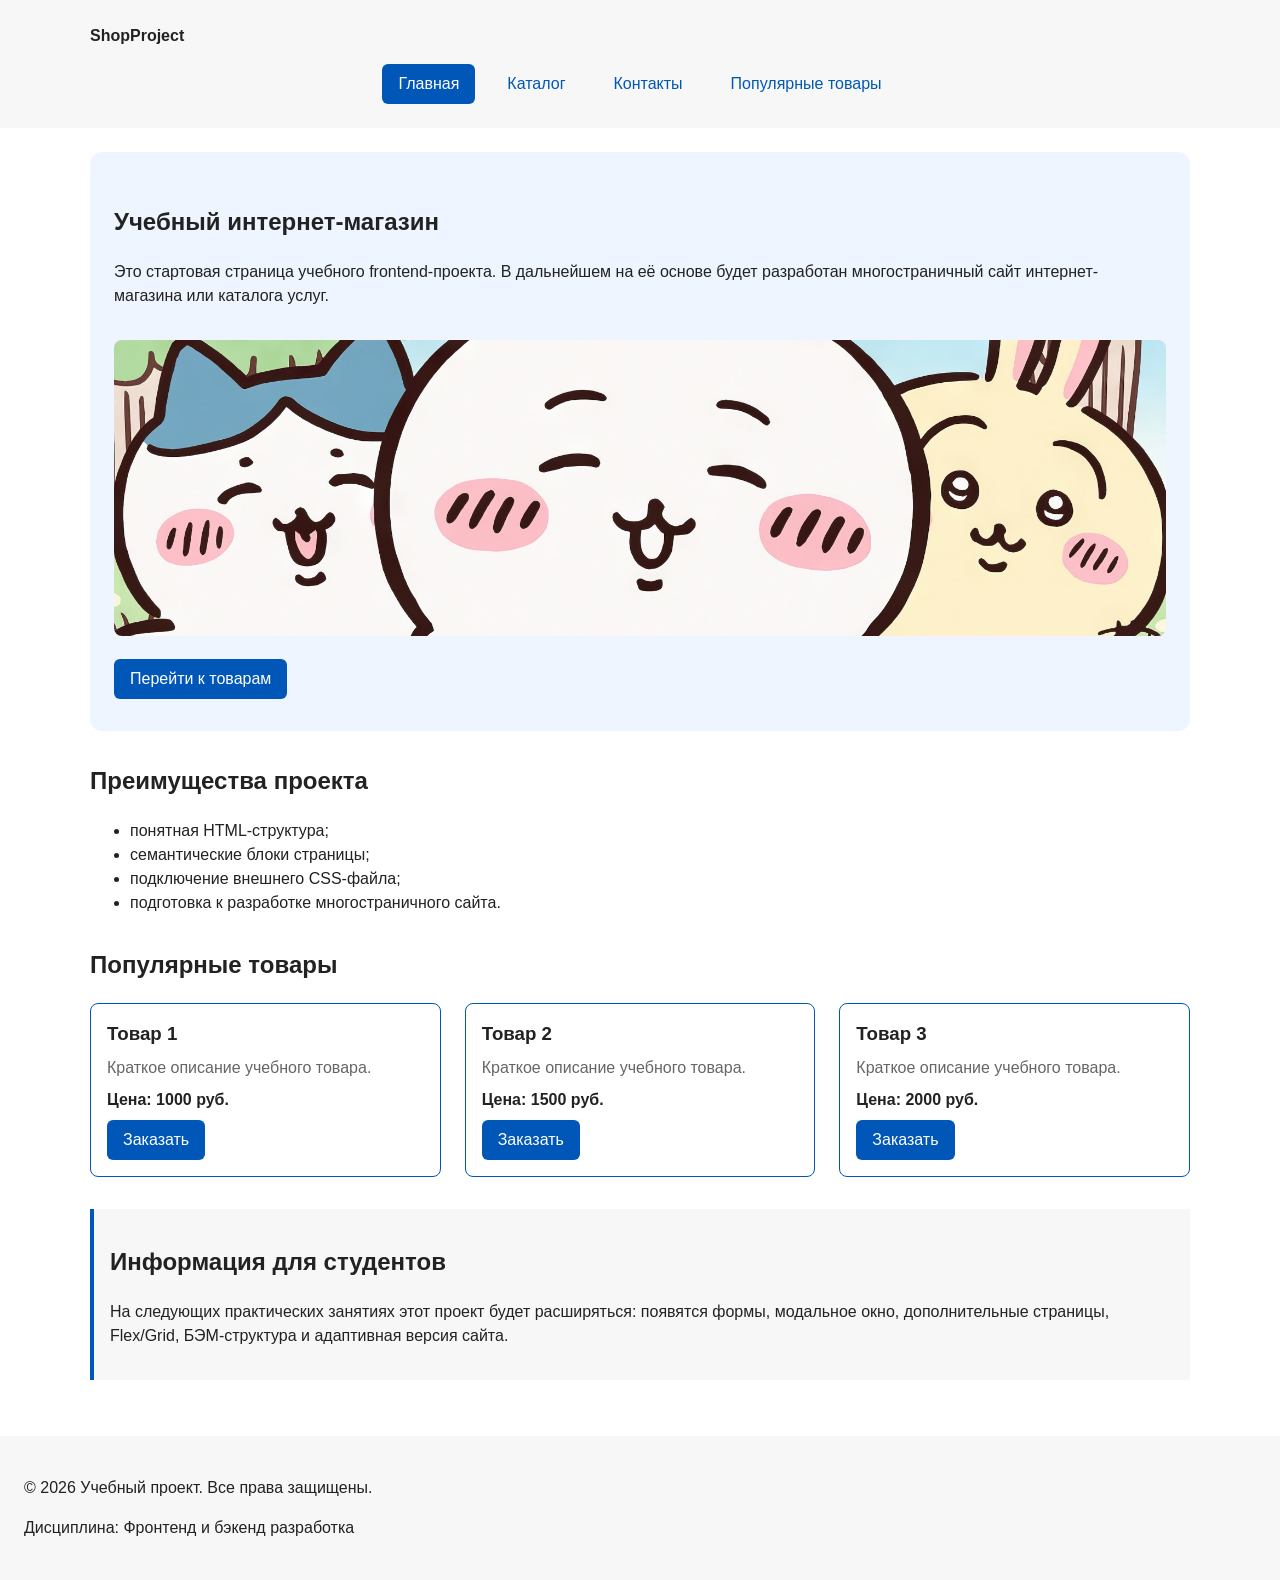
<file: index.html>
<!DOCTYPE html>
<html lang="ru">
<head>
  <meta charset="UTF-8">
  <meta name="viewport" content="width=device-width, initial-scale=1.0">
  <meta name="description" content="Главная страница учебного интернет-магазина.">
  <title>Главная — Учебный интернет-магазин</title>
  <link rel="stylesheet" href="css/style.css">
  <script src="js/main.js" defer></script>

  <meta property="og:type" content="website">
  <meta property="og:title" content="Учебный интернет-магазин">
  <meta property="og:description" content="Учебный frontend-проект интернет-магазина.">
  <meta property="og:image" content="https://saintssinner.github.io/kr1-html-css-shop/images/preview.jpg">
</head>

<body>
  <header class="site-header">
    <div class="site-header__inner">
      <a class="site-header__logo" href="index.html">ShopProject</a>

      <nav class="site-nav" aria-label="Основная навигация">
        <ul class="site-nav__list">
          <li class="site-nav__item">
            <a class="site-nav__link site-nav__link--active" href="index.html">
              Главная
            </a>
          </li>
          <li class="site-nav__item">
            <a class="site-nav__link" href="catalog.html">Каталог</a>
          </li>
          <li class="site-nav__item">
            <a class="site-nav__link" href="contacts.html">Контакты</a>
          </li>
          <li class="site-nav__item">
            <a class="site-nav__link" href="index.html#popular">Популярные товары</a>
          </li>
        </ul>
      </nav>
    </div>
  </header>

  <main>
    <!-- Первый экран -->
    <section class="hero">
      <h1>Учебный интернет-магазин</h1>
      <p>
        Это стартовая страница учебного frontend-проекта.
        В дальнейшем на её основе будет разработан многостраничный сайт
        интернет-магазина или каталога услуг.
      </p>
      <img src="images/preview.jpg" alt="Превью проекта" class="hero__image">
      <a class="button button--primary" href="catalog.html">Перейти к товарам</a>
    </section>

    <!-- Преимущества -->
    <section class="section" id="advantages">
      <h2>Преимущества проекта</h2>

      <ul class="advantages-list">
        <li>понятная HTML-структура;</li>
        <li>семантические блоки страницы;</li>
        <li>подключение внешнего CSS-файла;</li>
        <li>подготовка к разработке многостраничного сайта.</li>
      </ul>
    </section>

    <!-- Популярные товары -->
    <section class="section" id="popular">
      <h2>Популярные товары</h2>

      <div class="products-grid">
        <article class="product-card product-card--featured">
          <h3 class="product-card__title">Товар 1</h3>
          <p class="product-card__description">Краткое описание учебного товара.</p>
          <p class="product-card__price">Цена: 1000 руб.</p>
          <button
            class="button button--primary product-card__button"
            type="button"
            data-product="Товар 1"
          >
            Заказать
          </button>
        </article>

        <article class="product-card product-card--featured">
          <h3 class="product-card__title">Товар 2</h3>
          <p class="product-card__description">Краткое описание учебного товара.</p>
          <p class="product-card__price">Цена: 1500 руб.</p>
          <button
            class="button button--primary product-card__button"
            type="button"
            data-product="Товар 2"
          >
            Заказать
          </button>
        </article>

        <article class="product-card product-card--featured">
          <h3 class="product-card__title">Товар 3</h3>
          <p class="product-card__description">Краткое описание учебного товара.</p>
          <p class="product-card__price">Цена: 2000 руб.</p>
          <button
            class="button button--primary product-card__button"
            type="button"
            data-product="Товар 3"
          >
            Заказать
          </button>
        </article>
      </div>
    </section>

    <!-- Дополнительная информация -->
    <aside class="aside-info">
      <h2>Информация для студентов</h2>
      <p>
        На следующих практических занятиях этот проект будет расширяться:
        появятся формы, модальное окно, дополнительные страницы, Flex/Grid,
        БЭМ-структура и адаптивная версия сайта.
      </p>
    </aside>
  </main>

  <footer id="contacts">
    <p>&copy; 2026 Учебный проект. Все права защищены.</p>
    <p>Дисциплина: Фронтенд и бэкенд разработка</p>
  </footer>

  <dialog class="order-dialog" id="order-dialog" aria-labelledby="order-dialog-title">
    <h2 class="order-dialog__title" id="order-dialog-title">Оформление заявки</h2>

    <form class="order-form" id="order-form" action="#" method="post" novalidate>
      <input id="selected-product" name="selected-product" type="hidden">

      <div class="order-form__field">
        <label class="order-form__label" for="order-name">Имя</label>
        <input
          class="order-form__input"
          id="order-name"
          name="name"
          type="text"
          placeholder="Введите ваше имя"
          minlength="2"
          autocomplete="given-name"
          required
        >
      </div>

      <div class="order-form__field">
        <label class="order-form__label" for="order-email">E-mail</label>
        <input
          class="order-form__input"
          id="order-email"
          name="email"
          type="email"
          placeholder="example@mail.ru"
          autocomplete="email"
          required
        >
      </div>

      <div class="order-form__field">
        <label class="order-form__label" for="order-phone">Телефон</label>
        <input
          class="order-form__input"
          id="order-phone"
          name="phone"
          type="tel"
          inputmode="tel"
          placeholder="+7 (900) 000-00-00"
          pattern="^\+7 \(\d{3}\) \d{3}-\d{2}-\d{2}$"
          required
        >
        <small class="order-form__hint">Формат: +7 (900) 000-00-00</small>
      </div>

      <div class="order-form__field">
        <label class="order-form__label" for="order-date">Дата связи</label>
        <input
          class="order-form__input"
          id="order-date"
          name="date"
          type="date"
        >
      </div>

      <div class="order-form__field">
        <label class="order-form__label" for="order-topic">Тема заявки</label>
        <select class="order-form__select" id="order-topic" name="topic" required>
          <option value="">Выберите тему</option>
          <option value="product">Заказ товара</option>
          <option value="consultation">Консультация</option>
          <option value="delivery">Доставка</option>
        </select>
      </div>

      <div class="order-form__field">
        <label class="order-form__label" for="order-comment">Комментарий</label>
        <textarea
          class="order-form__textarea"
          id="order-comment"
          name="comment"
          rows="4"
          placeholder="Укажите дополнительную информацию"
        ></textarea>
      </div>

      <div class="order-form__field order-form__field--checkbox">
        <label class="order-form__label">
          <input
            class="order-form__input"
            id="order-agreement"
            name="agreement"
            type="checkbox"
            required
          >
          Я согласен на обработку данных
        </label>
      </div>

      <div class="order-form__actions">
        <button class="button button--secondary" type="button" id="close-order-dialog">
          Закрыть
        </button>
        <button class="button button--primary" type="submit">
          Отправить заявку
        </button>
      </div>
    </form>
  </dialog>

  <p class="success-message" id="success-message" hidden>
    Форма успешно отправлена!
  </p>
</body>
</html>
</file>
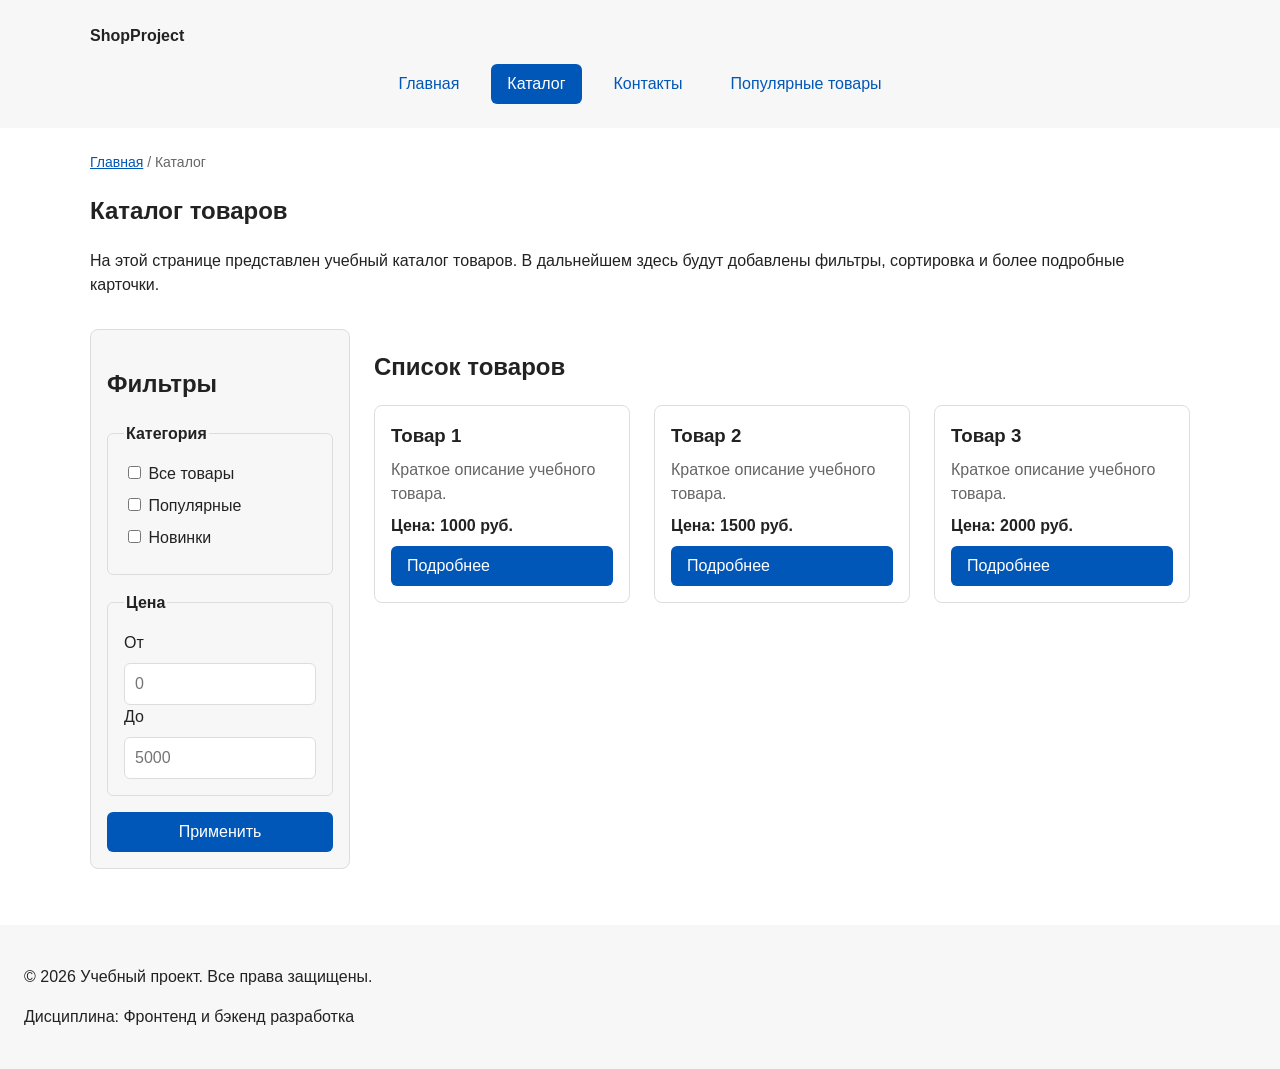
<file: catalog.html>
<!DOCTYPE html>
<html lang="ru">
<head>
  <meta charset="UTF-8">
  <meta name="viewport" content="width=device-width, initial-scale=1.0">
  <meta name="description" content="Каталог товаров учебного интернет-магазина.">
  <title>Каталог товаров — Учебный интернет-магазин</title>
  <link rel="stylesheet" href="css/style.css">

  <meta property="og:type" content="website">
  <meta property="og:title" content="Учебный интернет-магазин">
  <meta property="og:description" content="Учебный frontend-проект интернет-магазина.">
  <meta property="og:image" content="https://saintssinner.github.io/kr1-html-css-shop/images/preview.jpg">
</head>
<body>
  <header class="site-header">
    <div class="site-header__inner">
      <a class="site-header__logo" href="index.html">ShopProject</a>

      <nav class="site-nav" aria-label="Основная навигация">
        <ul class="site-nav__list">
          <li class="site-nav__item">
            <a class="site-nav__link" href="index.html">Главная</a>
          </li>
          <li class="site-nav__item">
            <a class="site-nav__link site-nav__link--active" href="catalog.html">Каталог</a>
          </li>
          <li class="site-nav__item">
            <a class="site-nav__link" href="contacts.html">Контакты</a>
          </li>
          <li class="site-nav__item">
            <a class="site-nav__link" href="index.html#popular">Популярные товары</a>
          </li>
        </ul>
      </nav>
    </div>
  </header>

  <main>
    <nav class="breadcrumbs" aria-label="Хлебные крошки">
      <a class="breadcrumbs__link" href="index.html">Главная</a>
      <span class="breadcrumbs__current">Каталог</span>
    </nav>

    <section class="section">
      <h1>Каталог товаров</h1>
      <p>
        На этой странице представлен учебный каталог товаров.
        В дальнейшем здесь будут добавлены фильтры, сортировка и более
        подробные карточки.
      </p>
    </section>

    <section class="catalog-layout">
      <aside class="catalog-filters">
        <h2>Фильтры</h2>
        <form class="filters-form" action="#" method="get">
          <fieldset>
            <legend>Категория</legend>
            <label><input type="checkbox" name="category" value="all"> Все товары</label>
            <label><input type="checkbox" name="category" value="popular"> Популярные</label>
            <label><input type="checkbox" name="category" value="new"> Новинки</label>
          </fieldset>
          <fieldset>
            <legend>Цена</legend>
            <label for="price-from">От</label>
            <input id="price-from" name="price-from" type="number" min="0" placeholder="0">
            <label for="price-to">До</label>
            <input id="price-to" name="price-to" type="number" min="0" placeholder="5000">
          </fieldset>
          <button class="button button--primary" type="submit">Применить</button>
        </form>
      </aside>

      <section class="catalog-products">
        <h2>Список товаров</h2>
        <div class="products-grid">
          <article class="product-card">
            <h3 class="product-card__title">Товар 1</h3>
            <p class="product-card__description">Краткое описание учебного товара.</p>
            <p class="product-card__price">Цена: 1000 руб.</p>
            <a class="button button--primary" href="index.html#popular">Подробнее</a>
          </article>
          <article class="product-card">
            <h3 class="product-card__title">Товар 2</h3>
            <p class="product-card__description">Краткое описание учебного товара.</p>
            <p class="product-card__price">Цена: 1500 руб.</p>
            <a class="button button--primary" href="index.html#popular">Подробнее</a>
          </article>
          <article class="product-card">
            <h3 class="product-card__title">Товар 3</h3>
            <p class="product-card__description">Краткое описание учебного товара.</p>
            <p class="product-card__price">Цена: 2000 руб.</p>
            <a class="button button--primary" href="index.html#popular">Подробнее</a>
          </article>
        </div>
      </section>
    </section>
  </main>

  <footer>
    <p>&copy; 2026 Учебный проект. Все права защищены.</p>
    <p>Дисциплина: Фронтенд и бэкенд разработка</p>
  </footer>
</body>
</html>
</file>
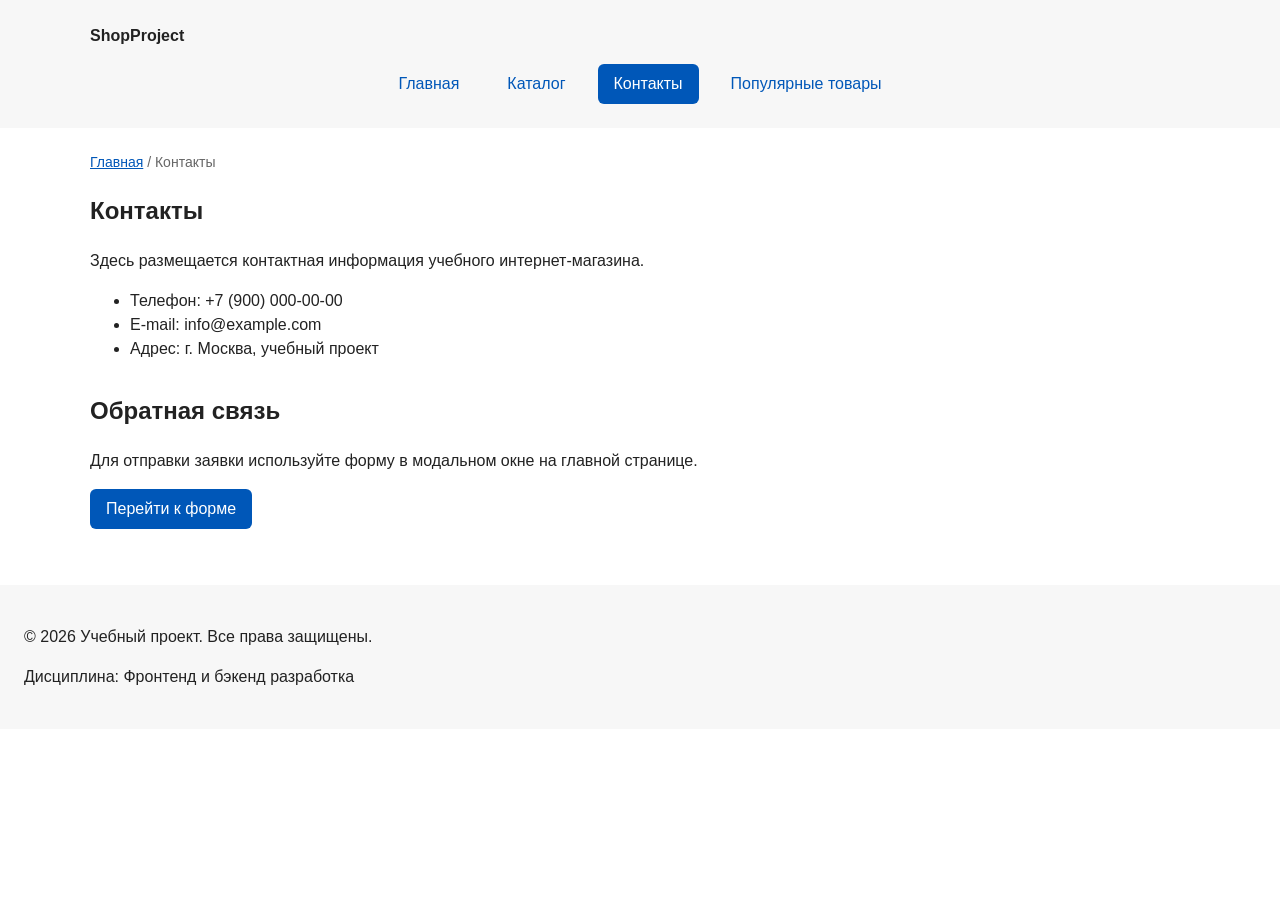
<file: contacts.html>
<!DOCTYPE html>
<html lang="ru">
<head>
  <meta charset="UTF-8">
  <meta name="viewport" content="width=device-width, initial-scale=1.0">
  <meta name="description" content="Контактная информация учебного интернет-магазина.">
  <title>Контакты — Учебный интернет-магазин</title>
  <link rel="stylesheet" href="css/style.css">

  <meta property="og:type" content="website">
  <meta property="og:title" content="Учебный интернет-магазин">
  <meta property="og:description" content="Учебный frontend-проект интернет-магазина.">
  <meta property="og:image" content="https://saintssinner.github.io/kr1-html-css-shop/images/preview.jpg">
</head>
<body>
  <header class="site-header">
    <div class="site-header__inner">
      <a class="site-header__logo" href="index.html">ShopProject</a>

      <nav class="site-nav" aria-label="Основная навигация">
        <ul class="site-nav__list">
          <li class="site-nav__item">
            <a class="site-nav__link" href="index.html">Главная</a>
          </li>
          <li class="site-nav__item">
            <a class="site-nav__link" href="catalog.html">Каталог</a>
          </li>
          <li class="site-nav__item">
            <a class="site-nav__link site-nav__link--active" href="contacts.html">Контакты</a>
          </li>
          <li class="site-nav__item">
            <a class="site-nav__link" href="index.html#popular">Популярные товары</a>
          </li>
        </ul>
      </nav>
    </div>
  </header>

  <main>
    <nav class="breadcrumbs" aria-label="Хлебные крошки">
      <a class="breadcrumbs__link" href="index.html">Главная</a>
      <span class="breadcrumbs__current">Контакты</span>
    </nav>

    <section class="section">
      <h1>Контакты</h1>
      <p>
        Здесь размещается контактная информация учебного интернет-магазина.
      </p>

      <ul>
        <li>Телефон: +7 (900) 000-00-00</li>
        <li>E-mail: info@example.com</li>
        <li>Адрес: г. Москва, учебный проект</li>
      </ul>
    </section>

    <section class="section" id="feedback">
      <h2>Обратная связь</h2>
      <p>
        Для отправки заявки используйте форму в модальном окне на главной странице.
      </p>
      <a class="button button--primary" href="index.html#contacts">Перейти к форме</a>
    </section>
  </main>

  <footer>
    <p>&copy; 2026 Учебный проект. Все права защищены.</p>
    <p>Дисциплина: Фронтенд и бэкенд разработка</p>
  </footer>
</body>
</html>
</file>
<file: css/style.css>
/* ===============================
   1. Переменные проекта
   =============================== */

:root {
  /* Основные цвета проекта */
  --color-bg: #ffffff;
  --color-text: #222222;
  --color-muted: #666666;
  --color-primary: #0057b8;
  --color-primary-dark: #003f86;
  --color-border: #dddddd;
  --color-surface: #f7f7f7;
  --color-surface-accent: #eef5ff;
  --color-danger: #b00020;
  --color-success: #168a2f;
  --color-success-bg: #eefaf0;
  --color-white: #ffffff;

  /* Отступы */
  --space-xs: 4px;
  --space-sm: 8px;
  --space-md: 16px;
  --space-lg: 24px;
  --space-xl: 32px;

  /* Скругления */
  --radius-sm: 6px;
  --radius-md: 8px;
  --radius-lg: 12px;

  /* Размеры */
  --container-width: 1100px;
}

/* ===============================
   2. Базовые стили
   =============================== */

* {
  box-sizing: border-box;
}

body {
  margin: 0;
  font-family: Arial, sans-serif;
  line-height: 1.5;
  color: var(--color-text);
  background-color: var(--color-bg);
}

/* ===============================
   3. Общие элементы интерфейса
   =============================== */

a {
  color: var(--color-primary);
}

a:hover {
  color: var(--color-primary-dark);
}

a:focus-visible {
  outline: 2px solid var(--color-primary);
  outline-offset: 3px;
}

button:disabled {
  opacity: 0.6;
  cursor: not-allowed;
}

header,
main,
footer {
  padding: var(--space-lg);
}

header {
  background-color: var(--color-surface);
}

footer {
  background-color: var(--color-surface);
}

/* ===============================
   3.1. Шапка сайта (БЭМ)
   =============================== */

.site-header {
  background-color: var(--color-surface);
}

.site-header__inner {
  max-width: var(--container-width);
  margin: 0 auto;
}

.site-header__logo {
  font-weight: 700;
  color: var(--color-text);
  text-decoration: none;
}

/* ===============================
   3.2. Навигация (БЭМ)
   =============================== */

.site-nav__list {
  display: flex;
  flex-wrap: wrap;
  justify-content: center;
  align-items: center;
  gap: var(--space-md);
  padding: 0;
  margin: var(--space-md) 0 0;
  list-style: none;
}

.site-nav__item {
  margin-bottom: 0;
}

.site-nav__link {
  display: inline-block;
  padding: var(--space-sm) var(--space-md);
  color: var(--color-primary);
  text-decoration: none;
  border-radius: var(--radius-sm);
}

.site-nav__link:hover {
  color: var(--color-white);
  background-color: var(--color-primary);
}

.site-nav__link:focus-visible {
  outline: 2px solid var(--color-primary);
  outline-offset: 3px;
}

.site-nav__link--active {
  color: var(--color-white);
  background-color: var(--color-primary);
}

/* ===============================
   3.3. Кнопки (БЭМ)
   =============================== */

.button {
  display: inline-block;
  padding: var(--space-sm) var(--space-md);
  border: none;
  border-radius: var(--radius-sm);
  font: inherit;
  text-decoration: none;
  cursor: pointer;
}

.button--primary {
  color: var(--color-white);
  background-color: var(--color-primary);
}

.button--primary:hover {
  background-color: var(--color-primary-dark);
}

.button--secondary {
  color: var(--color-primary);
  background-color: transparent;
  border: 1px solid var(--color-primary);
}

.button--secondary:hover {
  color: var(--color-white);
  background-color: var(--color-primary);
}

.button:focus-visible {
  outline: 2px solid var(--color-primary);
  outline-offset: 3px;
}

.button:disabled,
.button--disabled {
  opacity: 0.6;
  cursor: not-allowed;
}

/* ===============================
   4. Компоненты страницы
   =============================== */

.hero {
  max-width: var(--container-width);
  margin: 0 auto var(--space-xl);
  padding: var(--space-xl) var(--space-lg);
  background-color: var(--color-surface-accent);
  border-radius: var(--radius-lg);
}

.hero__image {
  max-width: 100%;
  height: auto;
  margin: var(--space-md) 0;
  border-radius: var(--radius-md);
}

.section {
  max-width: var(--container-width);
  margin: 0 auto var(--space-xl);
}

.section h2 {
  margin-top: 0;
}

/* ===============================
   4.1. Карточка товара (БЭМ)
   =============================== */

.product-card {
  display: flex;
  flex-direction: column;
  gap: var(--space-sm);
  padding: var(--space-md);
  border: 1px solid var(--color-border);
  border-radius: var(--radius-md);
  background-color: var(--color-bg);
}

.product-card:hover {
  border-color: var(--color-primary);
}

.product-card--featured {
  border-color: var(--color-primary);
}

.product-card--discount {
  border-color: var(--color-danger);
}

.product-card__title {
  margin: 0;
  color: var(--color-text);
}

.product-card__description {
  margin: 0;
  color: var(--color-muted);
}

.product-card__price {
  margin: 0;
  font-weight: 700;
}

.product-card--discount .product-card__price {
  color: var(--color-danger);
}

.product-card__button {
  margin-top: auto;
  align-self: flex-start;
}

/* ===============================
   4.2. Сетка товаров
   =============================== */

.products-grid {
  display: grid;
  grid-template-columns: repeat(3, 1fr);
  gap: var(--space-lg);
}

/* ===============================
   4.3. Боковой блок
   =============================== */

.aside-info {
  max-width: var(--container-width);
  margin: 0 auto var(--space-xl);
  padding: var(--space-md);
  border-left: 4px solid var(--color-primary);
  background-color: var(--color-surface);
}

/* ===============================
   4.4. Хлебные крошки (БЭМ)
   =============================== */

.breadcrumbs {
  max-width: var(--container-width);
  margin: 0 auto var(--space-md);
  font-size: 14px;
  color: var(--color-muted);
}

.breadcrumbs__link {
  color: var(--color-primary);
}

.breadcrumbs__current::before {
  content: " / ";
  color: var(--color-muted);
}

/* ===============================
   4.5. Каталог (Grid)
   =============================== */

.catalog-layout {
  max-width: var(--container-width);
  margin: 0 auto var(--space-xl);
  display: grid;
  grid-template-columns: 260px 1fr;
  grid-template-areas: "filters products";
  gap: var(--space-lg);
}

.catalog-filters {
  grid-area: filters;
  padding: var(--space-md);
  border: 1px solid var(--color-border);
  border-radius: var(--radius-md);
  background-color: var(--color-surface);
}

.catalog-products {
  grid-area: products;
}

.filters-form {
  display: grid;
  gap: var(--space-md);
}

.filters-form fieldset {
  margin: 0;
  padding: var(--space-md);
  border: 1px solid var(--color-border);
  border-radius: var(--radius-sm);
}

.filters-form legend {
  font-weight: 700;
}

.filters-form label {
  display: block;
  margin-bottom: var(--space-sm);
}

.filters-form input[type="number"] {
  width: 100%;
  padding: 8px 10px;
  border: 1px solid var(--color-border);
  border-radius: var(--radius-sm);
  font: inherit;
}

/* ===============================
   5. Форма и модальное окно (БЭМ)
   =============================== */

.order-dialog {
  width: min(100% - 32px, 560px);
  padding: var(--space-lg);
  border: none;
  border-radius: var(--radius-lg);
}

.order-dialog::backdrop {
  background-color: rgba(0, 0, 0, 0.5);
}

.order-dialog__title {
  margin-top: 0;
}

.order-form__field {
  margin-bottom: var(--space-md);
}

.order-form__label {
  display: block;
  margin-bottom: var(--space-xs);
}

.order-form__input,
.order-form__select,
.order-form__textarea {
  width: 100%;
  padding: 10px 12px;
  border: 1px solid var(--color-border);
  border-radius: var(--radius-sm);
  font: inherit;
}

.order-form__input:hover,
.order-form__select:hover,
.order-form__textarea:hover {
  border-color: var(--color-primary);
}

.order-form__input:focus-visible,
.order-form__select:focus-visible,
.order-form__textarea:focus-visible {
  outline: 2px solid var(--color-primary);
  outline-offset: 3px;
}

.order-form__input[type="checkbox"] {
  width: auto;
}

.order-form__hint {
  display: block;
  margin-top: var(--space-xs);
  color: var(--color-muted);
}

.order-form__actions {
  display: flex;
  gap: var(--space-md);
  margin-top: var(--space-lg);
}

[aria-invalid="true"] {
  border-color: var(--color-danger);
}

.success-message {
  max-width: var(--container-width);
  margin: var(--space-lg) auto;
  padding: var(--space-md);
  border-left: 4px solid var(--color-success);
  background-color: var(--color-success-bg);
}

/* ===============================
   6. Служебные стили
   =============================== */

html {
  scroll-behavior: smooth;
}

:target {
  outline: 2px dashed var(--color-primary);
  outline-offset: 4px;
}
</file>
